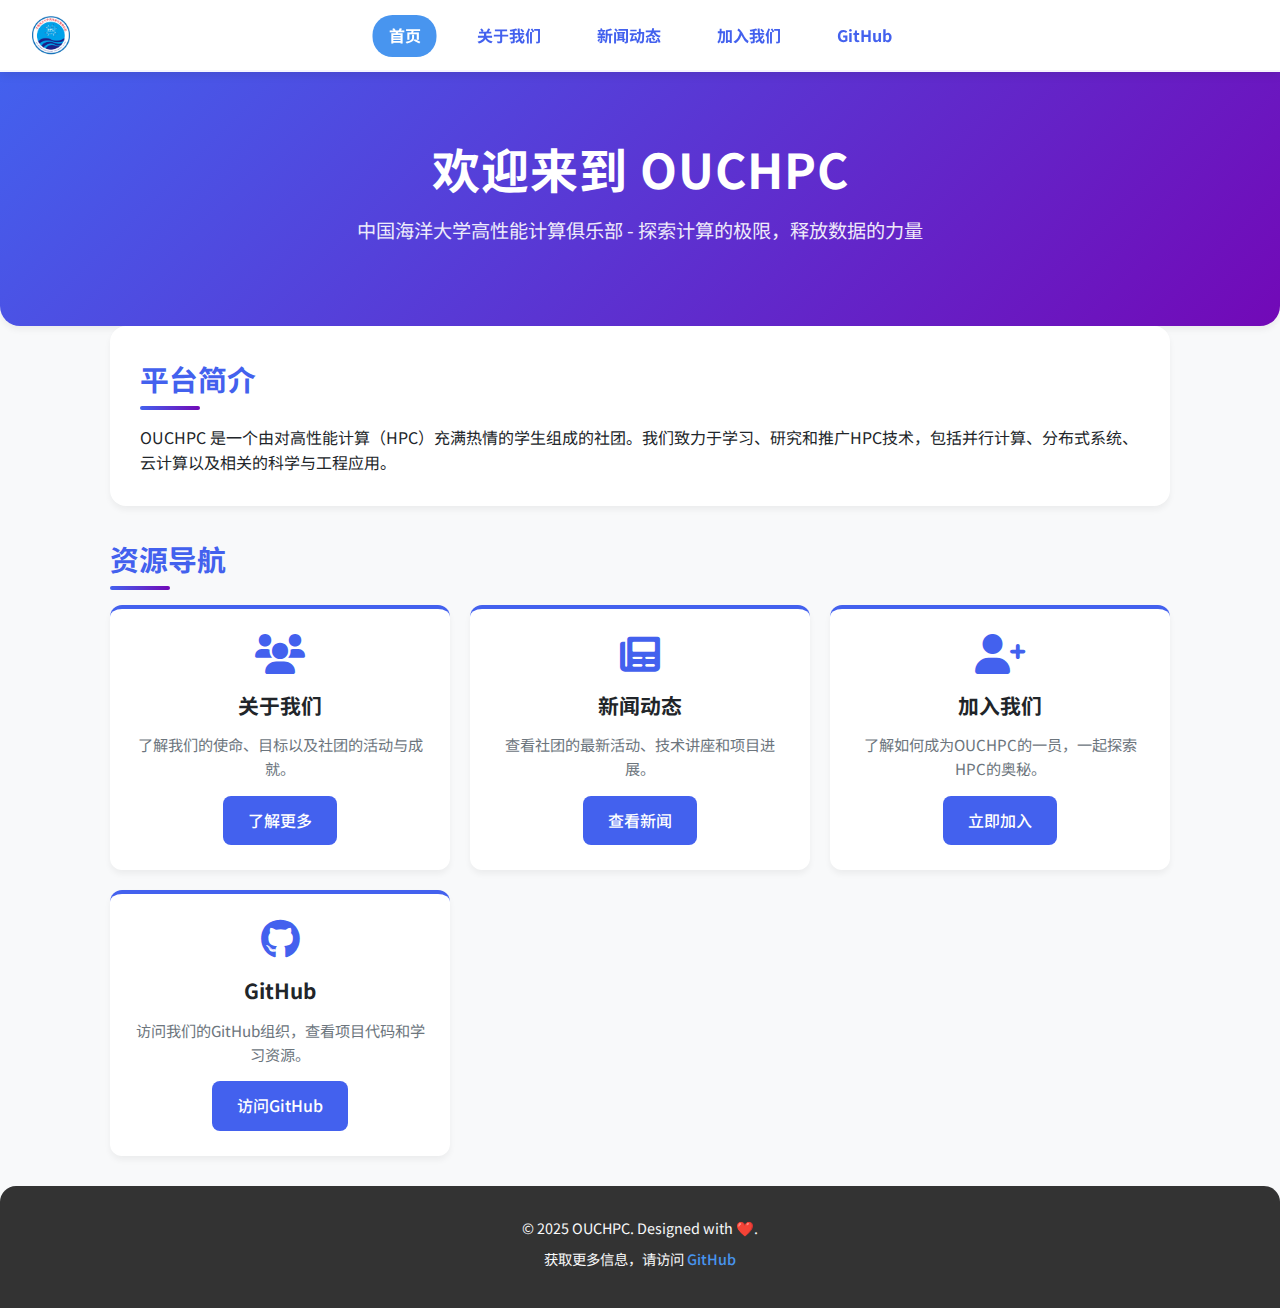
<file: index.html>
<!DOCTYPE html>
<html lang="zh-CN">
<head>
    <meta charset="UTF-8">
    <meta name="viewport" content="width=device-width, initial-scale=1.0">
    <title>OUCHPC - 高性能计算俱乐部</title>
    <link rel="stylesheet" href="css/style.css">
    <link rel="stylesheet" href="https://cdnjs.cloudflare.com/ajax/libs/font-awesome/6.0.0/css/all.min.css">
</head>
<body>
    <nav class="navbar">
        <div class="logo">
            <img src="images/logo.png" alt="OUCHPC Logo">
        </div>
        <div class="nav-links">
            <a href="index.html" class="active">首页</a>
            <a href="about.html">关于我们</a>
            <a href="news.html">新闻动态</a>
            <a href="join.html">加入我们</a>
            <a href="https://github.com/OUCHPC" target="_blank">GitHub</a>
        </div>
    </nav>

    <header>
        <div class="container header-content">
            <h1 class="header-title">欢迎来到 OUCHPC</h1>
            <p class="header-subtitle">中国海洋大学高性能计算俱乐部 - 探索计算的极限，释放数据的力量</p>
        </div>
    </header>

    <main class="container">
        <div class="intro-card">
            <h2 class="section-title">平台简介</h2>
            <p>OUCHPC 是一个由对高性能计算（HPC）充满热情的学生组成的社团。我们致力于学习、研究和推广HPC技术，包括并行计算、分布式系统、云计算以及相关的科学与工程应用。</p>
        </div>

        <h2 class="section-title">资源导航</h2>
        <div class="features">
            <div class="feature-card">
                <i class="fas fa-users feature-icon"></i>
                <h3 class="feature-title">关于我们</h3>
                <p class="feature-desc">了解我们的使命、目标以及社团的活动与成就。</p>
                <a href="about.html" class="cta-button">了解更多</a>
            </div>
            
            <div class="feature-card">
                <i class="fas fa-newspaper feature-icon"></i>
                <h3 class="feature-title">新闻动态</h3>
                <p class="feature-desc">查看社团的最新活动、技术讲座和项目进展。</p>
                <a href="news.html" class="cta-button">查看新闻</a>
            </div>
            
            <div class="feature-card">
                <i class="fas fa-user-plus feature-icon"></i>
                <h3 class="feature-title">加入我们</h3>
                <p class="feature-desc">了解如何成为OUCHPC的一员，一起探索HPC的奥秘。</p>
                <a href="join.html" class="cta-button">立即加入</a>
            </div>
            
            <div class="feature-card">
                <i class="fab fa-github feature-icon"></i>
                <h3 class="feature-title">GitHub</h3>
                <p class="feature-desc">访问我们的GitHub组织，查看项目代码和学习资源。</p>
                <a href="https://github.com/OUCHPC" target="_blank" class="cta-button">访问GitHub</a>
            </div>
        </div>
    </main>

    <footer>
        <p class="footer-text">&copy; 2025 OUCHPC. Designed with ❤️.</p>
        <p class="footer-text">获取更多信息，请访问 <a href="https://github.com/OUCHPC" class="footer-link">GitHub</a></p>
    </footer>
</body>
</html>
</file>
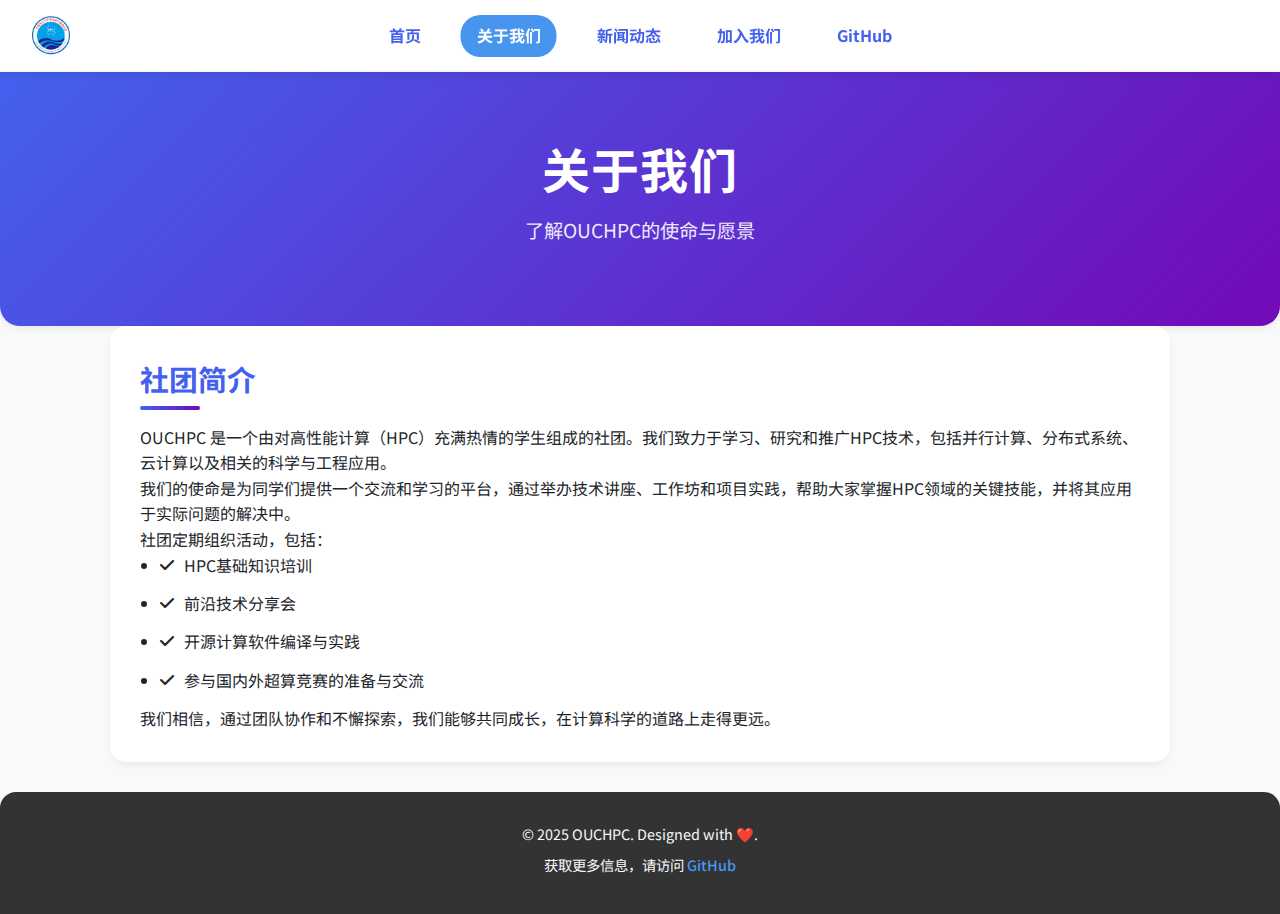
<file: about.html>
<!DOCTYPE html>
<html lang="zh-CN">
<head>
    <meta charset="UTF-8">
    <meta name="viewport" content="width=device-width, initial-scale=1.0">
    <title>关于我们 - OUCHPC</title>
    <link rel="stylesheet" href="css/style.css">
    <link rel="stylesheet" href="https://cdnjs.cloudflare.com/ajax/libs/font-awesome/6.0.0/css/all.min.css">
</head>
<body>
    <nav class="navbar">
        <div class="logo">
            <img src="images/logo.png" alt="OUCHPC Logo">
        </div>
        <div class="nav-links">
            <a href="index.html">首页</a>
            <a href="about.html" class="active">关于我们</a>
            <a href="news.html">新闻动态</a>
            <a href="join.html">加入我们</a>
            <a href="https://github.com/OUCHPC" target="_blank">GitHub</a>
        </div>
    </nav>

    <header>
        <div class="container header-content">
            <h1 class="header-title">关于我们</h1>
            <p class="header-subtitle">了解OUCHPC的使命与愿景</p>
        </div>
    </header>

    <main class="container">
        <div class="intro-card" id="about-page">
            <h2 class="section-title">社团简介</h2>
            <p>OUCHPC 是一个由对高性能计算（HPC）充满热情的学生组成的社团。我们致力于学习、研究和推广HPC技术，包括并行计算、分布式系统、云计算以及相关的科学与工程应用。</p>
            <p>我们的使命是为同学们提供一个交流和学习的平台，通过举办技术讲座、工作坊和项目实践，帮助大家掌握HPC领域的关键技能，并将其应用于实际问题的解决中。</p>
            <p>社团定期组织活动，包括：</p>
            <ul>
                <li>HPC基础知识培训</li>
                <li>前沿技术分享会</li>
                <li>开源计算软件编译与实践</li>
                <li>参与国内外超算竞赛的准备与交流</li>
            </ul>
            <p>我们相信，通过团队协作和不懈探索，我们能够共同成长，在计算科学的道路上走得更远。</p>
        </div>
    </main>

    <footer>
        <p class="footer-text">&copy; 2025 OUCHPC. Designed with ❤️.</p>
        <p class="footer-text">获取更多信息，请访问 <a href="https://github.com/OUCHPC" class="footer-link">GitHub</a></p>
    </footer>
</body>
</html>
</file>
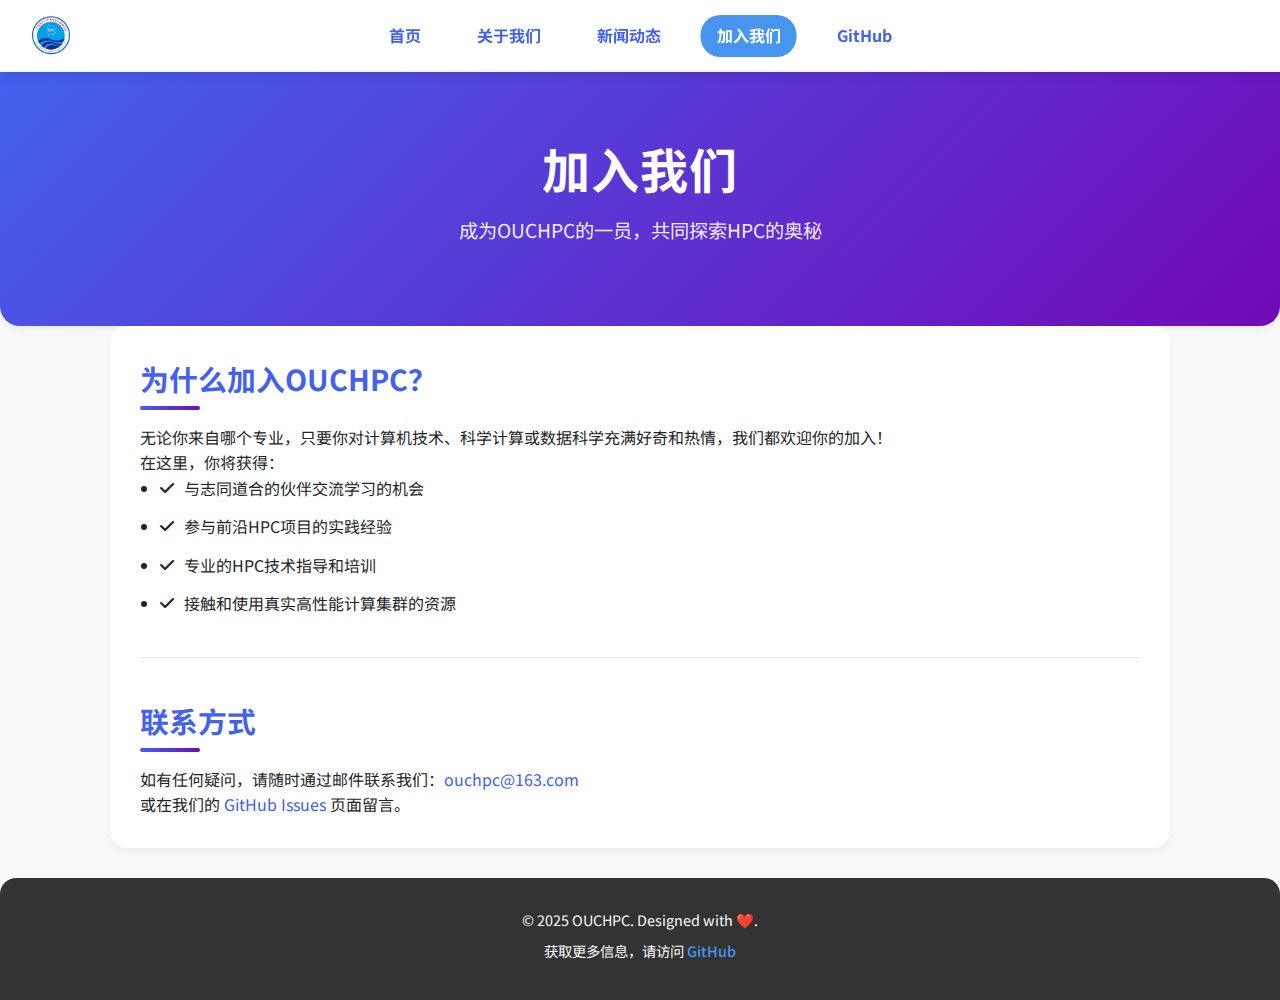
<file: join.html>
<!DOCTYPE html>
<html lang="zh-CN">
<head>
    <meta charset="UTF-8">
    <meta name="viewport" content="width=device-width, initial-scale=1.0">
    <title>加入我们 - OUCHPC</title>
    <link rel="stylesheet" href="css/style.css">
    <link rel="stylesheet" href="https://cdnjs.cloudflare.com/ajax/libs/font-awesome/6.0.0/css/all.min.css">
</head>
<body>
    <nav class="navbar">
        <div class="logo">
            <img src="images/logo.png" alt="OUCHPC Logo">
        </div>
        <div class="nav-links">
            <a href="index.html">首页</a>
            <a href="about.html">关于我们</a>
            <a href="news.html">新闻动态</a>
            <a href="join.html" class="active">加入我们</a>
            <a href="https://github.com/OUCHPC" target="_blank">GitHub</a>
        </div>
    </nav>

    <header>
        <div class="container header-content">
            <h1 class="header-title">加入我们</h1>
            <p class="header-subtitle">成为OUCHPC的一员，共同探索HPC的奥秘</p>
        </div>
    </header>

    <main class="container">
        <div class="intro-card" id="join-page">
            <div class="join-content">
                <h2 class="section-title">为什么加入OUCHPC？</h2>
                <p>无论你来自哪个专业，只要你对计算机技术、科学计算或数据科学充满好奇和热情，我们都欢迎你的加入！</p>
                <p>在这里，你将获得：</p>
                <ul>
                    <li>与志同道合的伙伴交流学习的机会</li>
                    <li>参与前沿HPC项目的实践经验</li>
                    <li>专业的HPC技术指导和培训</li>
                    <li>接触和使用真实高性能计算集群的资源</li>
                </ul>
                <hr>
                <h2 class="section-title">联系方式</h2>
                <p>如有任何疑问，请随时通过邮件联系我们：<a href="mailto:ouchpc@163.com">ouchpc@163.com</a></p>
                <p>或在我们的 <a href="https://github.com/OUCHPC/OUCHPC.github.io/issues" target="_blank">GitHub Issues</a> 页面留言。</p>
            </div>
        </div>
    </main>

    <footer>
        <p class="footer-text">&copy; 2025 OUCHPC. Designed with ❤️.</p>
        <p class="footer-text">获取更多信息，请访问 <a href="https://github.com/OUCHPC" class="footer-link">GitHub</a></p>
    </footer>
</body>
</html>
</file>
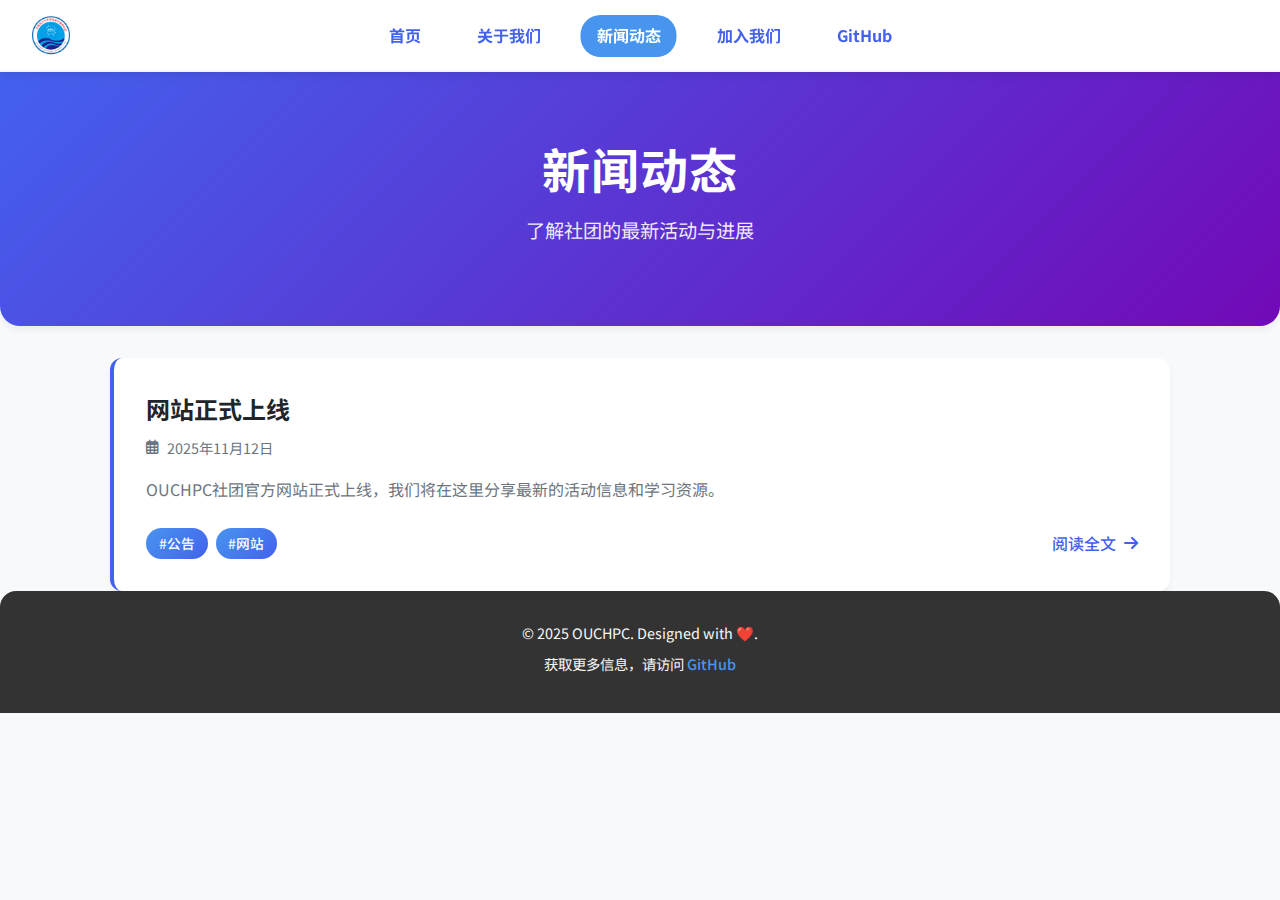
<file: news.html>
<!DOCTYPE html>
<html lang="zh-CN">
<head>
    <meta charset="UTF-8">
    <meta name="viewport" content="width=device-width, initial-scale=1.0">
    <title>新闻动态 - OUCHPC</title>
    <link rel="stylesheet" href="css/style.css">
    <link rel="stylesheet" href="https://cdnjs.cloudflare.com/ajax/libs/font-awesome/6.0.0/css/all.min.css">
</head>
<body>
    <nav class="navbar">
        <div class="logo">
            <img src="images/logo.png" alt="OUCHPC Logo">
        </div>
        <div class="nav-links">
            <a href="index.html">首页</a>
            <a href="about.html">关于我们</a>
            <a href="news.html" class="active">新闻动态</a>
            <a href="join.html">加入我们</a>
            <a href="https://github.com/OUCHPC" target="_blank">GitHub</a>
        </div>
    </nav>

    <header>
        <div class="container header-content">
            <h1 class="header-title">新闻动态</h1>
            <p class="header-subtitle">了解社团的最新活动与进展</p>
        </div>
    </header>

    <main class="container">
        <div id="posts-container" class="posts-grid">
            <!-- 文章列表将由JavaScript动态加载 -->
        </div>
    </main>

    <footer>
        <p class="footer-text">&copy; 2025 OUCHPC. Designed with ❤️.</p>
        <p class="footer-text">获取更多信息，请访问 <a href="https://github.com/OUCHPC" class="footer-link">GitHub</a></p>
    </footer>

    <script src="js/blog.js"></script>
</body>
</html>
</file>
<file: css/style.css>
@import url('https://fonts.googleapis.com/css2?family=Noto+Sans+SC:wght@300;400;500;700&display=swap');

:root {
    --primary: #4361ee;
    --primary-light: #4895ef;
    --secondary: #7209b7;
    --accent: #f72585;
    --background: #f8f9fa;
    --card-bg: #ffffff;
    --text-dark: #212529;
    --text-light: #6c757d;
    --text-lighter: #adb5bd;
    --border: #e9ecef;
    --success: #38b000;
    --warning: #ffaa00;
    --shadow: 0 4px 6px rgba(0, 0, 0, 0.05);
    --transition: all 0.3s ease;
}

* {
    margin: 0;
    padding: 0;
    box-sizing: border-box;
}

/* General Styles */
body {
    font-family: 'Noto Sans SC', -apple-system, BlinkMacSystemFont, 'Segoe UI', Roboto, sans-serif;
    line-height: 1.6;
    margin: 0;
    padding-top: 70px;
    background-color: var(--background);
    color: var(--text-dark);
}

a {
    color: var(--primary);
    text-decoration: none;
}

ul {
    list-style: none;
    padding: 0;
}

/* Navbar styles */
.navbar {
    background: rgba(255, 255, 255, 0.95);
    padding: 1rem 2rem;
    position: fixed;
    width: 100%;
    top: 0;
    box-shadow: 0 2px 10px rgba(0,0,0,0.1);
    z-index: 1000;
    display: flex;
    align-items: center;
    justify-content: flex-start;
}

.logo {
    display: flex;
    align-items: center;
    margin-right: 2rem;
    height: 40px;
    flex-shrink: 0;
}

.logo img {
    height: 40px;
    display: block;
}

.nav-links {
    position: absolute;
    left: 50%;
    transform: translateX(-50%);
    display: flex;
    justify-content: center;
    gap: 1.5rem;
    width: max-content;
}

.nav-links a {
    text-decoration: none;
    color: var(--primary);
    font-weight: bold;
    padding: 0.5rem 1rem;
    border-radius: 20px;
    transition: all 0.3s;
}

.nav-links a:hover {
    background: var(--primary);
    color: white;
    transform: translateY(-3px);
}

.nav-links a.active {
    background: var(--primary-light);
    color: white;
}

.container {
    max-width: 1100px;
    margin: 0 auto;
    padding: 0 20px;
}

header {
    background: linear-gradient(135deg, var(--primary), var(--secondary));
    color: white;
    padding: 60px 0 80px;
    position: relative;
    border-radius: 0 0 20px 20px;
    box-shadow: var(--shadow);
}

header::after {
    content: "";
    position: absolute;
    bottom: 0;
    left: 0;
    width: 100%;
    height: 60px;
    background-image: url("data:image/svg+xml,%3Csvg xmlns='http://www.w3.org/2000/svg' viewBox='0 0 1440 320'%3E%3Cpath fill='%23f8f9fa' fill-opacity='1' d='M0,288L48,272C96,256,192,224,288,197.3C384,171,480,149,576,165.3C672,181,768,235,864,250.7C960,267,1056,245,1152,208C1248,171,1344,117,1392,90.7L1440,64L1440,320L1392,320C1344,320,1248,320,1152,320C1056,320,960,320,864,320C768,320,672,320,576,320C480,320,384,320,288,320C192,320,96,320,48,320L0,320Z'%3E%3C/path%3E%3C/svg%3E");
    background-size: cover;
    background-repeat: no-repeat;
}

.header-content {
    text-align: center;
}

.header-title {
    font-size: 3rem;
    font-weight: 700;
    margin-bottom: 8px;
    letter-spacing: 1px;
}

.header-subtitle {
    font-size: 1.2rem;
    opacity: 0.9;
}



main {
    margin-top: -40px;
    position: relative;
    z-index: 10;
    margin-bottom: 60px;
}

.intro-card {
    background-color: var(--card-bg);
    border-radius: 16px;
    padding: 30px;
    box-shadow: var(--shadow);
    margin-bottom: 30px;
}

.section-title {
    color: var(--primary);
    font-size: 1.8rem;
    margin-bottom: 15px;
    position: relative;
    padding-bottom: 8px;
}

.section-title::after {
    content: "";
    position: absolute;
    bottom: 0;
    left: 0;
    width: 60px;
    height: 4px;
    background: linear-gradient(to right, var(--primary), var(--secondary));
    border-radius: 2px;
}

.features {
    display: grid;
    grid-template-columns: repeat(auto-fill, minmax(300px, 1fr));
    gap: 20px;
    margin-bottom: 30px;
}

.feature-card {
    background-color: var(--card-bg);
    border-radius: 12px;
    padding: 25px;
    box-shadow: var(--shadow);
    transition: var(--transition);
    text-align: center;
    border-top: 4px solid var(--primary);
}

.feature-card:hover {
    transform: translateY(-5px);
    box-shadow: 0 10px 20px rgba(0, 0, 0, 0.1);
}

.feature-icon {
    font-size: 2.5rem;
    color: var(--primary);
    margin-bottom: 15px;
}

.feature-title {
    font-size: 1.3rem;
    color: var(--text-dark);
    margin-bottom: 10px;
}

.feature-desc {
    color: var(--text-light);
    font-size: 0.95rem;
}

.cta-button {
    display: inline-block;
    background: var(--primary);
    color: white;
    padding: 12px 25px;
    border-radius: 8px;
    text-decoration: none;
    font-weight: 500;
    transition: var(--transition);
    margin-top: 15px;
}

.cta-button:hover {
    background: var(--secondary);
    transform: translateY(-3px);
}

/* News Section */
.news-item {
    background: #fff;
    padding: 2rem;
    border-radius: 10px;
    border-left: 5px solid var(--primary);
    margin-bottom: 2rem;
    box-shadow: 0 4px 15px rgba(0,0,0,0.05);
    transition: transform 0.3s, box-shadow 0.3s;
}

.news-item:hover {
    transform: translateY(-5px);
    box-shadow: 0 8px 25px rgba(0,0,0,0.08);
}

.news-item h3 {
    margin-top: 0;
    color: var(--text-dark);
}

.news-item .date {
    font-style: italic;
    color: var(--text-light);
    font-size: 0.9rem;
    margin-bottom: 1rem;
}

footer {
    background-color: #333;
    color: white;
    padding: 30px;
    text-align: center;
    border-radius: 16px 16px 0 0;
}

.footer-text {
    color: #f8f9fa;
    font-size: 0.9rem;
    margin-bottom: 8px;
}

.footer-link {
    color: var(--primary-light);
    text-decoration: none;
    font-weight: 500;
    transition: var(--transition);
}

.footer-link:hover {
    color: var(--accent);
    text-decoration: underline;
}



/* Page-specific sections */
#about-page ul, #join-page .join-content ul {
    list-style: none;
    padding-left: 0;
}

#about-page ul li, #join-page .join-content ul li {
    padding-left: 1.5rem;
    position: relative;
    margin-bottom: 0.8rem;
}

#about-page ul li::before, #join-page .join-content ul li::before {
    content: '\f00c'; /* Font Awesome check icon */
    font-family: 'Font Awesome 5 Free';
    font-weight: 900;
    position: absolute;
    left: 0;
    color: var(--primary-color);
}

#join-page .join-content hr {
    margin: 2.5rem 0;
    border: 0;
    border-top: 1px solid #e9ecef;
}
/* Page-specific sections */
#about-page ul, #join-page .join-content ul {
    list-style: disc;
    padding-left: 20px;
}

#about-page ul li, #join-page .join-content ul li {
    margin-bottom: 0.8rem;
}

#join-page .join-content hr {
    margin: 2.5rem 0;
    border: 0;
    border-top: 1px solid #e9ecef;
}

/* Blog Styles */
.posts-grid {
    display: grid;
    gap: 2rem;
    margin-top: 2rem;
}

.blog-card {
    background: var(--card-bg);
    border-radius: 12px;
    padding: 2rem;
    box-shadow: var(--shadow);
    transition: var(--transition);
    border-left: 4px solid var(--primary);
}

.blog-card:hover {
    transform: translateY(-5px);
    box-shadow: 0 8px 20px rgba(0, 0, 0, 0.1);
    border-left-color: var(--accent);
}

.blog-header {
    margin-bottom: 1rem;
}

.blog-title {
    font-size: 1.5rem;
    margin-bottom: 0.5rem;
    color: var(--text-dark);
}

.blog-title a {
    color: var(--text-dark);
    transition: var(--transition);
}

.blog-title a:hover {
    color: var(--primary);
}

.blog-date {
    color: var(--text-light);
    font-size: 0.9rem;
    display: flex;
    align-items: center;
    gap: 0.5rem;
}

.blog-excerpt {
    color: var(--text-light);
    line-height: 1.8;
    margin-bottom: 1.5rem;
}

.blog-footer {
    display: flex;
    justify-content: space-between;
    align-items: center;
    flex-wrap: wrap;
    gap: 1rem;
}

.blog-tags {
    display: flex;
    gap: 0.5rem;
    flex-wrap: wrap;
}

.tag {
    background: linear-gradient(135deg, var(--primary-light), var(--primary));
    color: white;
    padding: 0.3rem 0.8rem;
    border-radius: 20px;
    font-size: 0.85rem;
    font-weight: 500;
}

.read-more {
    color: var(--primary);
    font-weight: 500;
    display: flex;
    align-items: center;
    gap: 0.5rem;
    transition: var(--transition);
}

.read-more:hover {
    color: var(--accent);
    gap: 0.8rem;
}

/* Post Detail Styles */
.post-detail {
    background: var(--card-bg);
    border-radius: 12px;
    padding: 3rem;
    box-shadow: var(--shadow);
    margin-top: 2rem;
}

.post-detail h1 {
    color: var(--text-dark);
    margin-bottom: 1rem;
    font-size: 2.5rem;
    line-height: 1.3;
}

.post-detail h2 {
    color: var(--text-dark);
    margin-top: 2.5rem;
    margin-bottom: 1rem;
    font-size: 1.8rem;
    padding-bottom: 0.5rem;
    border-bottom: 3px solid var(--primary);
}

.post-detail h3 {
    color: var(--text-dark);
    margin-top: 2rem;
    margin-bottom: 0.8rem;
    font-size: 1.4rem;
}

.post-detail p {
    margin-bottom: 1.2rem;
    line-height: 1.8;
    color: var(--text-light);
}

.post-detail strong {
    color: var(--text-dark);
    font-weight: 600;
}

.post-detail ul, .post-detail ol {
    margin-bottom: 1.5rem;
    padding-left: 2rem;
}

.post-detail li {
    margin-bottom: 0.5rem;
    line-height: 1.8;
    color: var(--text-light);
}

.post-detail a {
    color: var(--primary);
    text-decoration: underline;
}

.post-detail a:hover {
    color: var(--accent);
}

.post-detail blockquote {
    border-left: 4px solid var(--primary);
    padding-left: 1.5rem;
    margin: 1.5rem 0;
    color: var(--text-light);
    font-style: italic;
    background: var(--background);
    padding: 1.5rem;
    border-radius: 8px;
}

.post-detail code {
    background: var(--background);
    padding: 0.2rem 0.5rem;
    border-radius: 4px;
    font-family: 'Courier New', monospace;
    font-size: 0.9rem;
    color: var(--accent);
}

.post-detail pre {
    background: #2d3748;
    color: #e2e8f0;
    padding: 1.5rem;
    border-radius: 8px;
    overflow-x: auto;
    margin: 1.5rem 0;
}

.post-detail pre code {
    background: none;
    padding: 0;
    color: inherit;
}

.post-detail hr {
    margin: 2.5rem 0;
    border: 0;
    border-top: 2px solid var(--border);
}

.breadcrumb {
    color: white;
    display: inline-flex;
    align-items: center;
    gap: 0.5rem;
    transition: var(--transition);
    opacity: 0.9;
}

.breadcrumb:hover {
    opacity: 1;
    gap: 0.8rem;
}

.loading {
    text-align: center;
    padding: 3rem;
    color: var(--text-light);
    font-size: 1.2rem;
}

.error-message {
    text-align: center;
    padding: 3rem;
    background: #fff3cd;
    border: 2px solid var(--warning);
    border-radius: 12px;
    margin: 2rem 0;
}

.error-message i {
    font-size: 3rem;
    color: var(--warning);
    margin-bottom: 1rem;
}

.error-message h3 {
    color: var(--text-dark);
    margin: 1rem 0;
}

.error-message p {
    color: var(--text-light);
    margin: 0.5rem 0;
}

.error-message ul {
    list-style: disc;
    text-align: left;
    max-width: 600px;
    margin: 1rem auto;
    padding-left: 2rem;
}

.error-message ul li {
    margin: 0.5rem 0;
    color: var(--text-light);
}

.error-message code {
    background: rgba(0, 0, 0, 0.05);
    padding: 0.2rem 0.5rem;
    border-radius: 4px;
    font-family: 'Courier New', monospace;
    font-size: 0.9rem;
}

.error-message .cta-button {
    display: inline-block;
    margin-top: 1.5rem;
}

@media (max-width: 768px) {
    .header-title {
        font-size: 2.5rem;
    }
    
    .nav-links {
        position: relative;
        left: 0;
        transform: none;
        width: 100%;
        overflow-x: auto;
        justify-content: flex-start;
        padding: 0.5rem 0;
        gap: 0.5rem;
    }

    .navbar {
        flex-direction: column;
        padding: 0.5rem;
        align-items: flex-start;
    }

    .logo {
        margin-bottom: 0.5rem;
    }

    body {
        padding-top: 110px;
    }
    
    .post-detail {
        padding: 1.5rem;
    }
    
    .post-detail h1 {
        font-size: 2rem;
    }
    
    .post-detail h2 {
        font-size: 1.5rem;
    }
    
    .blog-footer {
        flex-direction: column;
        align-items: flex-start;
    }
}
</file>
